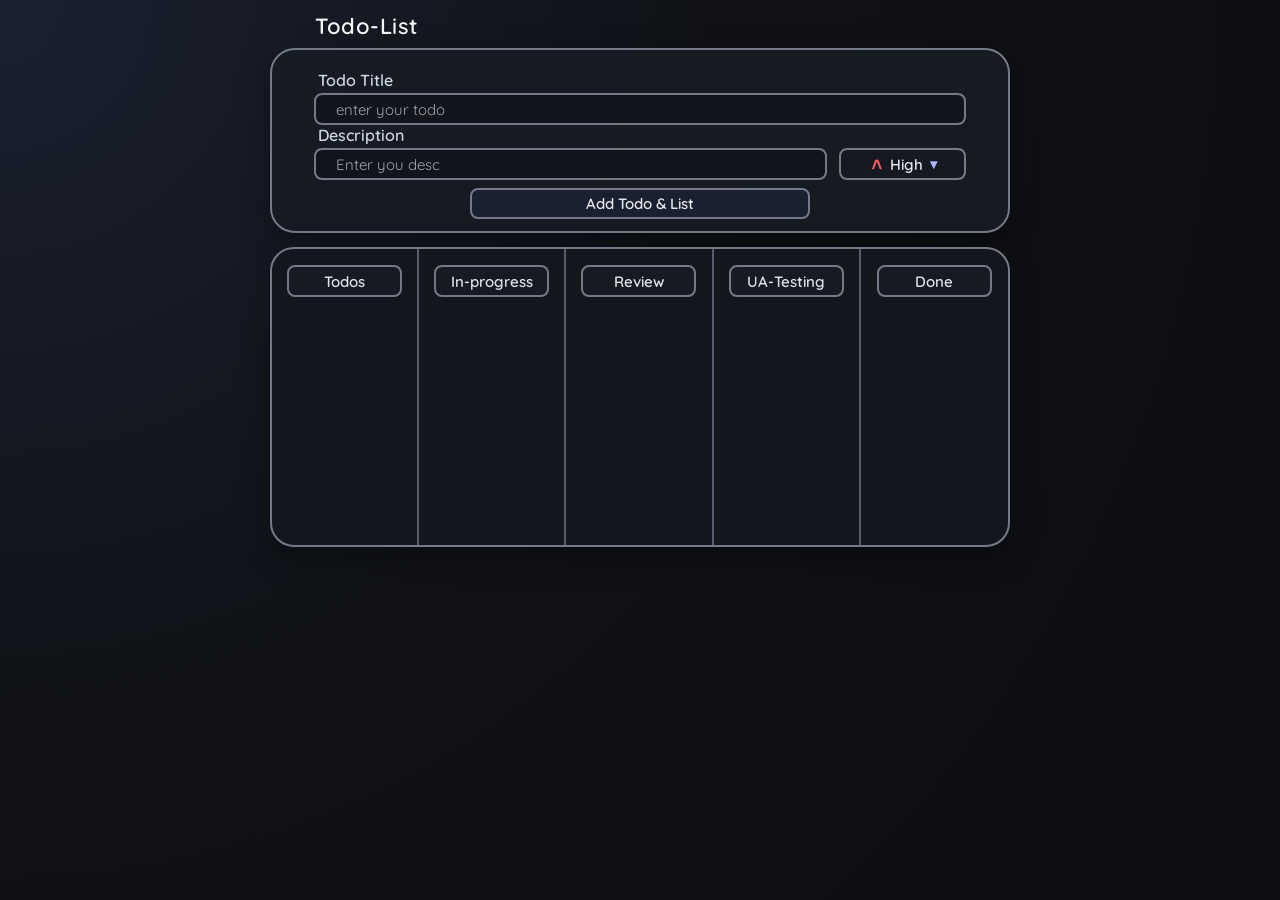
<file: DragAndDropTodo/index.html>
<!DOCTYPE html>
<html lang="en">

<head>

    <meta charset="UTF-8">

    <meta
        name="viewport"
        content="width=device-width, initial-scale=1.0"
    >

    <title>Todo List</title>

    <link
        rel="stylesheet"
        href="style.css"
    >

</head>


<body>

    <div class="app">

        <h1>Todo-List</h1>


        <!-- ================= INPUT SECTION ================= -->

        <div class="input-section">

            <label for="todoTitle">
                Todo Title
            </label>


            <input
                type="text"
                id="todoTitle"
                placeholder="enter your todo"
            >


            <div class="description-row">

                <div class="description-box">

                    <label for="todoDescription">
                        Description
                    </label>


                    <input
                        type="text"
                        id="todoDescription"
                        placeholder="Enter you desc"
                    >

                </div>


                <!-- TOP PRIORITY DROPDOWN -->

                <div class="priority-wrapper">

                    <button
                        type="button"
                        id="priorityButton"
                        class="priority-button"
                    >

                        <span
                            id="priorityIcon"
                            class="priority-symbol high"
                        >
                            >
                        </span>


                        <span id="priorityText">
                            High
                        </span>


                        <span class="dropdown-arrow">
                            ▾
                        </span>

                    </button>


                    <div
                        id="priorityMenu"
                        class="priority-menu"
                    >

                        <div
                            class="priority-option high-option"
                            data-priority="high"
                        >

                            <span
                                class="priority-symbol high"
                            >
                                >
                            </span>


                            <span>
                                High
                            </span>

                        </div>


                        <div
                            class="priority-option medium-option"
                            data-priority="medium"
                        >

                            <span
                                class="priority-symbol medium"
                            >
                                >
                            </span>


                            <span>
                                Medium
                            </span>

                        </div>


                        <div
                            class="priority-option low-option"
                            data-priority="low"
                        >

                            <span
                                class="priority-symbol low"
                            >
                                >
                            </span>


                            <span>
                                Low
                            </span>

                        </div>

                    </div>

                </div>

            </div>


            <!-- ADD BUTTON -->

            <button
                id="addTodoButton"
                class="add-button"
            >
                Add Todo & List
            </button>

        </div>


        <!-- ================= BOARD ================= -->

        <div class="board">


            <!-- TODOS -->

            <div class="column todos-column">

                <div class="column-header">
                    Todos
                </div>


                <div
                    class="task-container"
                    id="todos"
                    data-status="todos"
                ></div>

            </div>


            <!-- IN PROGRESS -->

            <div class="column">

                <div class="column-header">
                    In-progress
                </div>


                <div
                    class="task-container"
                    id="in-progress"
                    data-status="in-progress"
                ></div>

            </div>


            <!-- REVIEW -->

            <div class="column">

                <div class="column-header">
                    Review
                </div>


                <div
                    class="task-container"
                    id="review"
                    data-status="review"
                ></div>

            </div>


            <!-- TESTING -->

            <div class="column">

                <div class="column-header">
                    UA-Testing
                </div>


                <div
                    class="task-container"
                    id="testing"
                    data-status="testing"
                ></div>

            </div>


            <!-- DONE -->

            <div class="column done-column">

                <div class="column-header">
                    Done
                </div>


                <div
                    class="task-container"
                    id="done"
                    data-status="done"
                ></div>

            </div>

        </div>

    </div>


    <script src="script.js"></script>

</body>

</html>
</file>
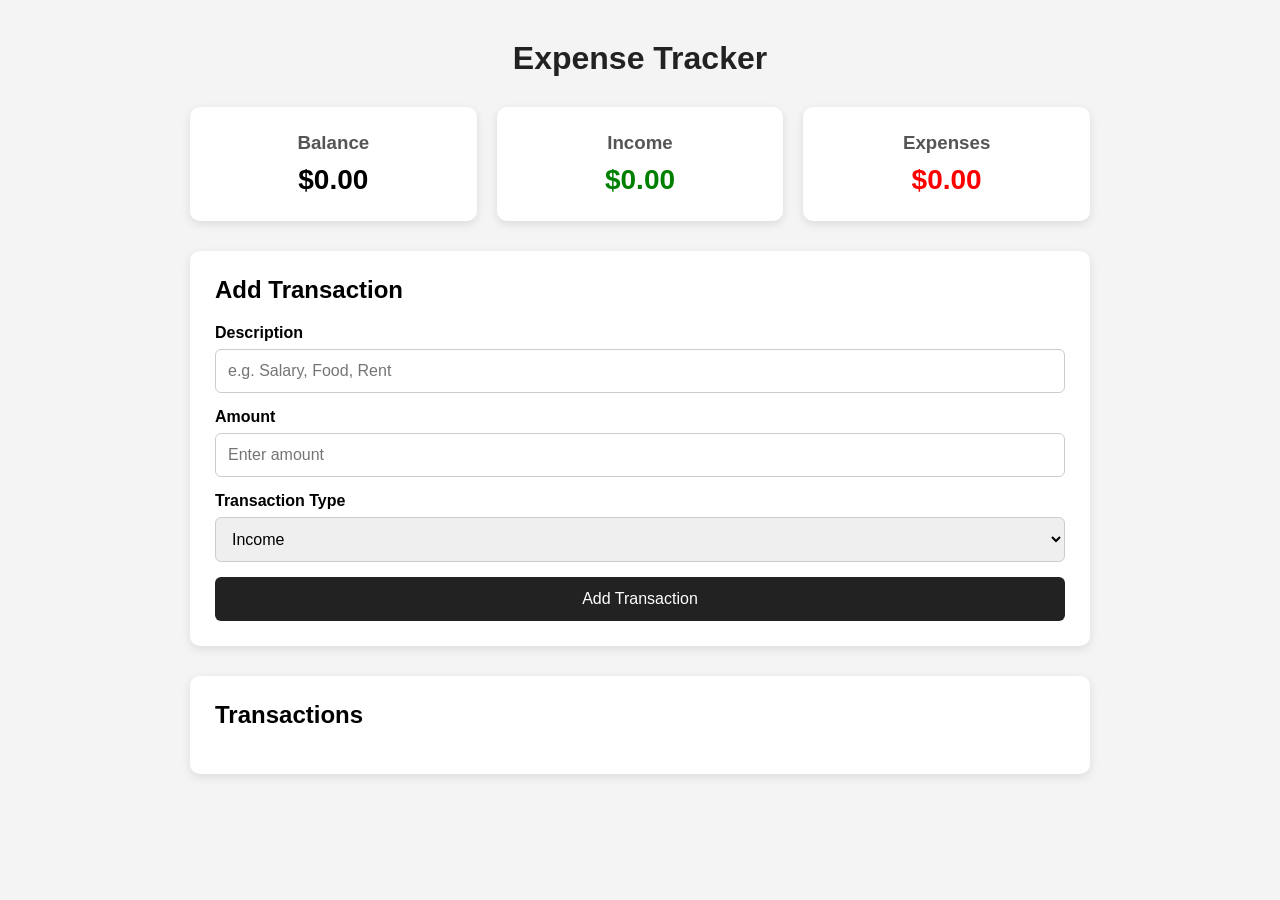
<file: Expense-Tracker/ExpenseTracker.html>
<!DOCTYPE html>
<html lang="en">
<head>
    <meta charset="UTF-8">
    <meta name="viewport" content="width=device-width, initial-scale=1.0">

    <title>Expense Tracker</title>

    <link rel="stylesheet" href="./ExpenseTracker.css">
</head>

<body>

    <div class="container">

        <h1>Expense Tracker</h1>

        <!-- =========================
             SUMMARY
        ========================== -->

        <div class="summary">

            <div class="summary-card">
                <h3>Balance</h3>
                <p id="balance">$0.00</p>
            </div>

            <div class="summary-card income">
                <h3>Income</h3>
                <p id="income">$0.00</p>
            </div>

            <div class="summary-card expense">
                <h3>Expenses</h3>
                <p id="expenses">$0.00</p>
            </div>

        </div>


        <!-- =========================
             ADD TRANSACTION FORM
        ========================== -->

        <div class="form-container">

            <h2>Add Transaction</h2>

            <form id="transactionForm">

                <div class="form-group">

                    <label for="description">
                        Description
                    </label>

                    <input
                        type="text"
                        id="description"
                        placeholder="e.g. Salary, Food, Rent"
                    >

                </div>


                <div class="form-group">

                    <label for="amount">
                        Amount
                    </label>

                    <input
                        type="number"
                        id="amount"
                        placeholder="Enter amount"
                        step="0.01"
                    >

                </div>


                <div class="form-group">

                    <label for="type">
                        Transaction Type
                    </label>

                    <select id="type">

                        <option value="income">
                            Income
                        </option>

                        <option value="expense">
                            Expense
                        </option>

                    </select>

                </div>


                <button type="submit">
                    Add Transaction
                </button>

            </form>

        </div>


        <!-- =========================
             TRANSACTION LIST
        ========================== -->

        <div class="transactions">

            <h2>Transactions</h2>

            <div id="transactionList">

                <!-- JavaScript will add transactions here -->

            </div>

        </div>

    </div>

    <script src="./practiceexpense.js"></script>

</body>
</html>
</file>
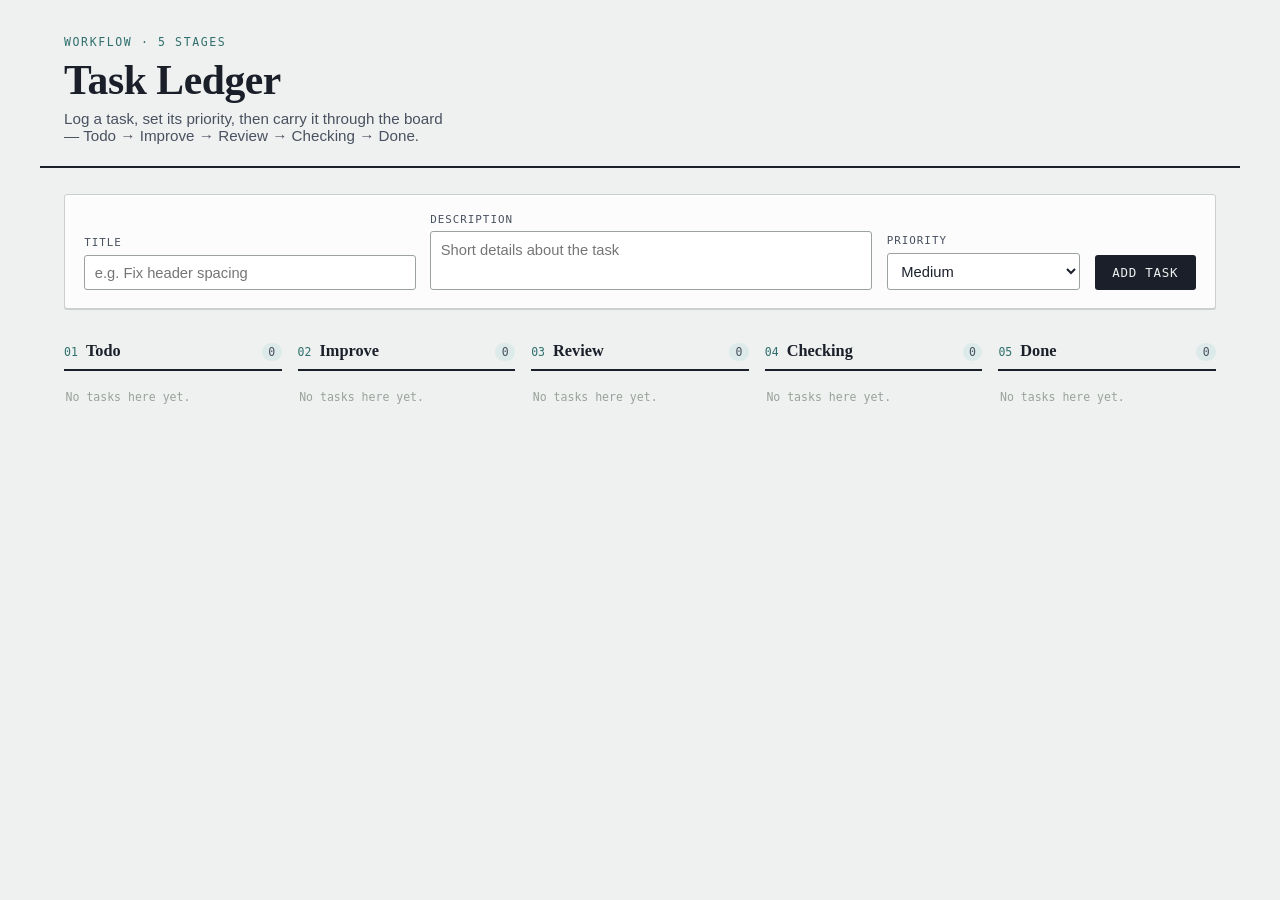
<file: LedgerTask/task-ledger.html>
<!DOCTYPE html>
<html lang="en">
<head>
<meta charset="UTF-8">
<meta name="viewport" content="width=device-width, initial-scale=1.0">
<title>Task Ledger</title>
<link rel="stylesheet" href="./style.css">
</head>
<body>

<header class="masthead">
  <span class="eyebrow">Workflow · 5 stages</span>
  <h1>Task Ledger</h1>
  <p>Log a task, set its priority, then carry it through the board — Todo → Improve → Review → Checking → Done.</p>
</header>

<section class="composer">
  <form id="task-form">
    <div class="field">
      <label for="title">Title</label>
      <input type="text" id="title" placeholder="e.g. Fix header spacing" maxlength="80">
    </div>
    <div class="field">
      <label for="desc">Description</label>
      <textarea id="desc" placeholder="Short details about the task" maxlength="240"></textarea>
    </div>
    <div class="field">
      <label for="priority">Priority</label>
      <select id="priority">
        <option value="high">High</option>
        <option value="medium" selected>Medium</option>
        <option value="low">Low</option>
      </select>
    </div>
    <button type="submit">Add task</button>
    <span class="hint" id="hint">Title can't be empty.</span>
  </form>
</section>

<main class="board" id="board"></main>

<script src="./script.js" ></script>

</body>
</html>
</file>
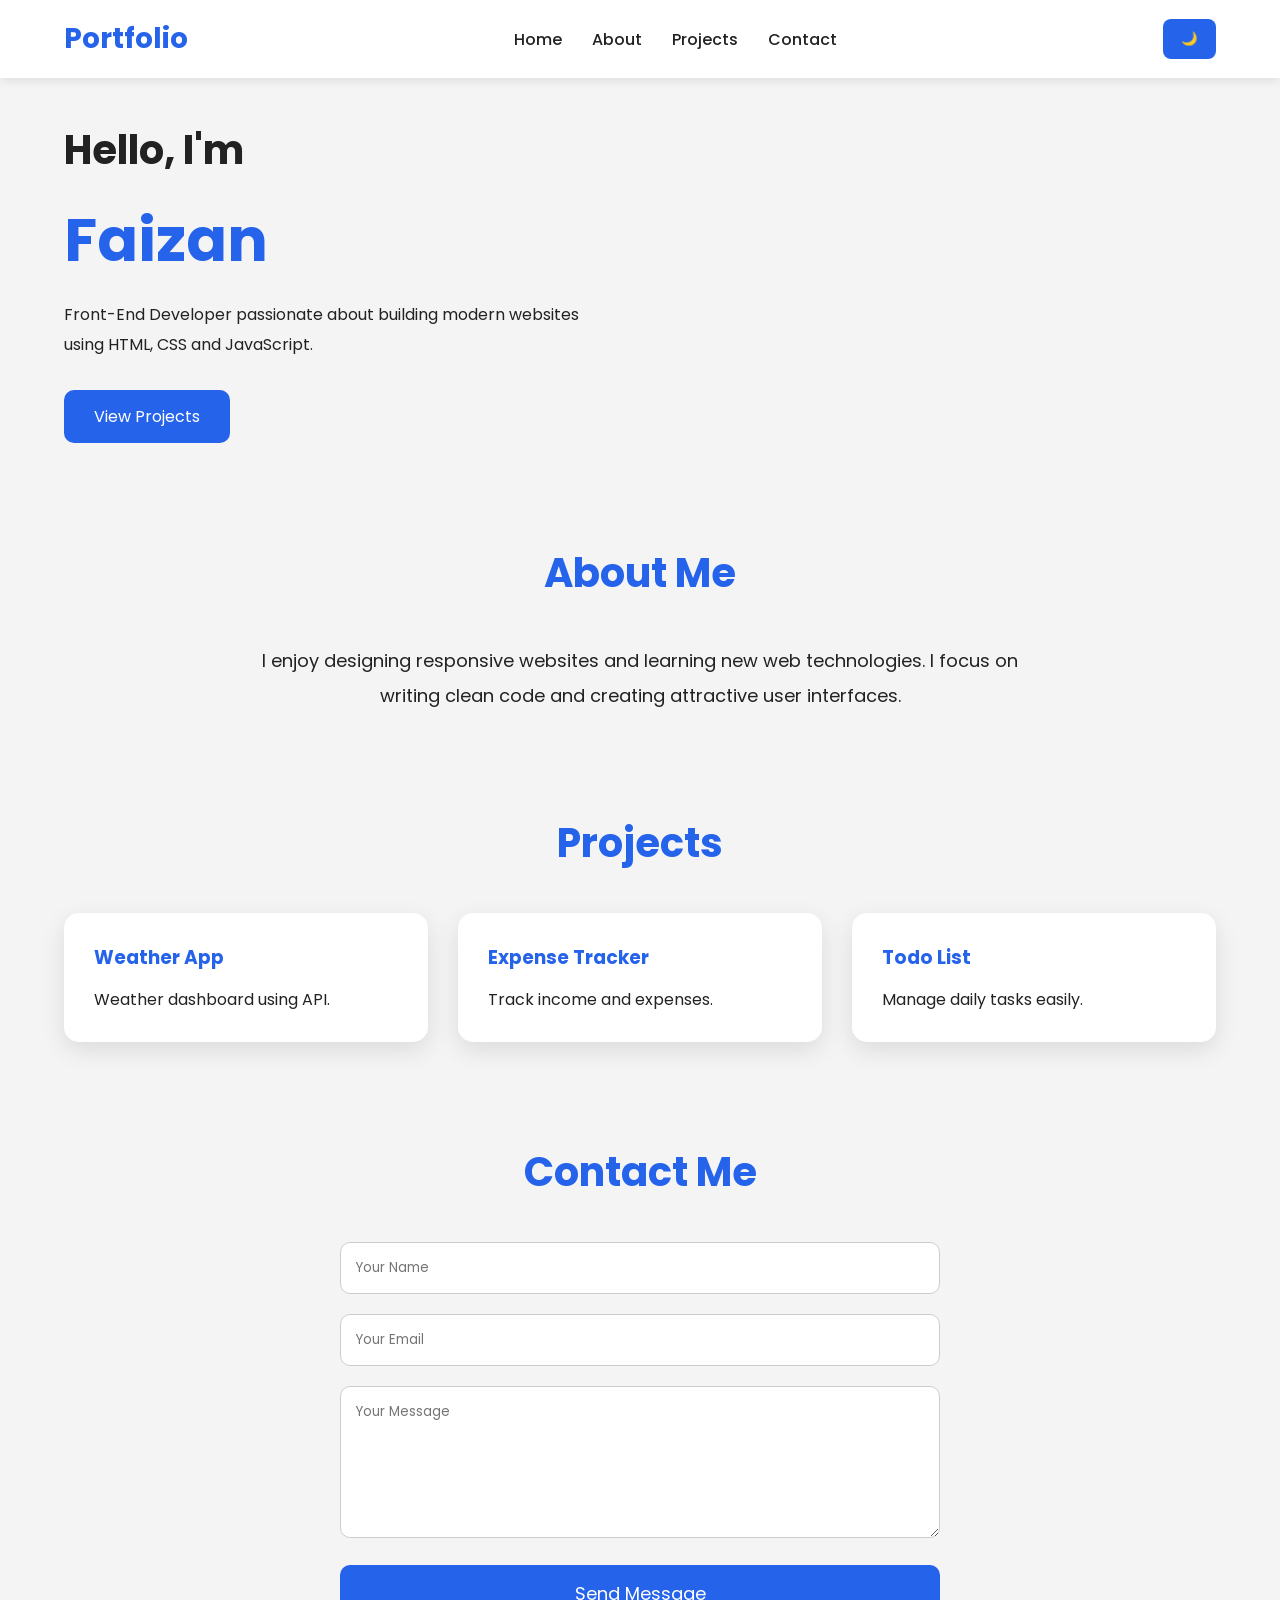
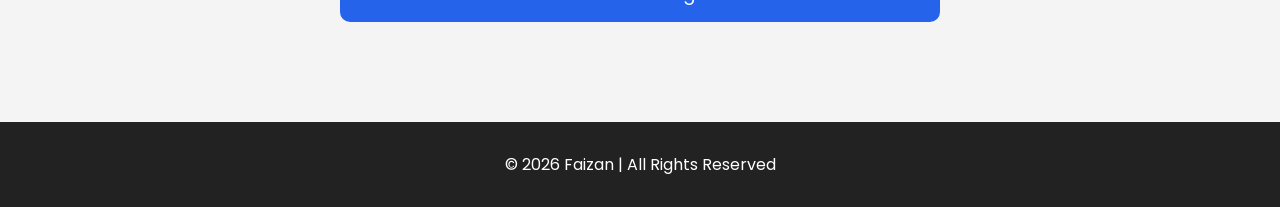
<file: Portfolio-Task/portfolio.html>
<!DOCTYPE html>
<html lang="en">
<head>
    <meta charset="UTF-8">
    <meta name="viewport" content="width=device-width, initial-scale=1.0">
    <title>Personal Portfolio</title>

    <link rel="stylesheet" href="./portfolio.css">

    <link rel="preconnect" href="https://fonts.googleapis.com">
    <link rel="preconnect" href="https://fonts.gstatic.com" crossorigin>

    <link href="https://fonts.googleapis.com/css2?family=Poppins:wght@300;400;500;600;700&display=swap" rel="stylesheet">
</head>

<body>

<header>

    <nav>

        <div class="logo">
            Portfolio
        </div>

        <ul class="nav-links">

            <li><a href="#home">Home</a></li>

            <li><a href="#about">About</a></li>

            <li><a href="#projects">Projects</a></li>

            <li><a href="#contact">Contact</a></li>

        </ul>

        <button id="themeBtn">
            🌙
        </button>

    </nav>

</header>

<!-- Home -->

<section id="home" class="home">

    <div class="home-text">

        <h1>Hello, I'm</h1>

        <h2>Faizan</h2>

        <p>
            Front-End Developer passionate about building modern websites using HTML, CSS and JavaScript.
        </p>

        <a href="#projects" class="btn">
            View Projects
        </a>

    </div>

    <div class="home-image">

        <!-- <img src="https://via.placeholder.com/350" alt="Profile"> -->

    </div>

</section>

<!-- About -->

<section id="about">

    <h2 class="section-title">
        About Me
    </h2>

    <p class="about-text">

        I enjoy designing responsive websites and learning new web technologies.
        I focus on writing clean code and creating attractive user interfaces.

    </p>

</section>

<!-- Projects -->

<section id="projects">

    <h2 class="section-title">
        Projects
    </h2>

    <div class="project-container">

        <div class="card">

            <h3>Weather App</h3>

            <p>Weather dashboard using API.</p>

        </div>

        <div class="card">

            <h3>Expense Tracker</h3>

            <p>Track income and expenses.</p>

        </div>

        <div class="card">

            <h3>Todo List</h3>

            <p>Manage daily tasks easily.</p>

        </div>

    </div>

</section>

<!-- Contact -->

<section id="contact">

    <h2 class="section-title">
        Contact Me
    </h2>

    <form id="contactForm">

        <input
            type="text"
            id="name"
            placeholder="Your Name"
        >

        <input
            type="email"
            id="email"
            placeholder="Your Email"
        >

        <textarea
            id="message"
            placeholder="Your Message"
            rows="6"
        ></textarea>

        <button type="button" id="submitBtn">
            Send Message
        </button>

    </form>

</section>

<footer>

    <p>
        © 2026 Faizan | All Rights Reserved
    </p>

</footer>



</body>
<script src="./portfolio.js"></script>
</html>
</file>
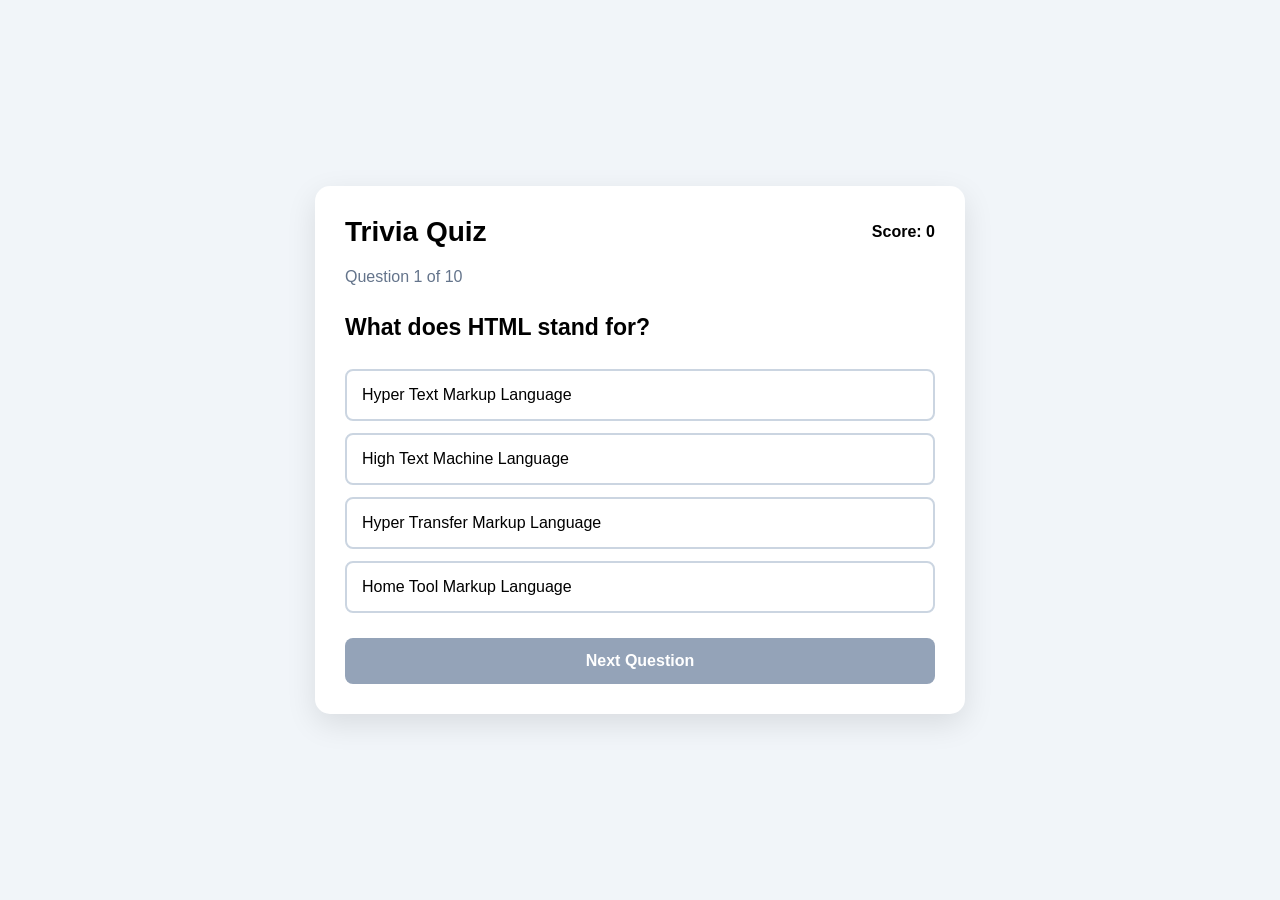
<file: Quiz-Task/Quiz.html>
<!DOCTYPE html>
<html lang="en">
<head>
    <meta charset="UTF-8">
    <meta name="viewport" content="width=device-width, initial-scale=1.0">

    <title>Quiz Game</title>

    <link rel="stylesheet" href="./Quiz.css">
</head>

<body>

    <div class="quiz-container">

        <!-- QUIZ SCREEN -->
        <div id="quiz-screen">

            <div class="quiz-header">
                <h1>Trivia Quiz</h1>

                <div class="score">
                    Score: <span id="score">0</span>
                </div>
            </div>

            <div class="progress">
                Question <span id="question-number">1</span>
                of <span id="total-questions">10</span>
            </div>

            <div class="question-box">
                <h2 id="question">Question goes here</h2>
            </div>

            <div id="answers" class="answers">
                <!-- Answers will be created by JavaScript -->
            </div>

            <button id="next-btn" class="next-btn" disabled>
                Next Question
            </button>

        </div>


        <!-- RESULT SCREEN -->
        <div id="result-screen" class="hidden">

            <h1>Quiz Finished!</h1>

            <p>Your final score is:</p>

            <div class="final-score">
                <span id="final-score">0</span> / 10
            </div>

            <p id="result-message"></p>

            <button id="restart-btn">
                Restart Quiz
            </button>

        </div>

    </div>

    <script src="./Quiz.js"></script>

</body>
</html>
</file>
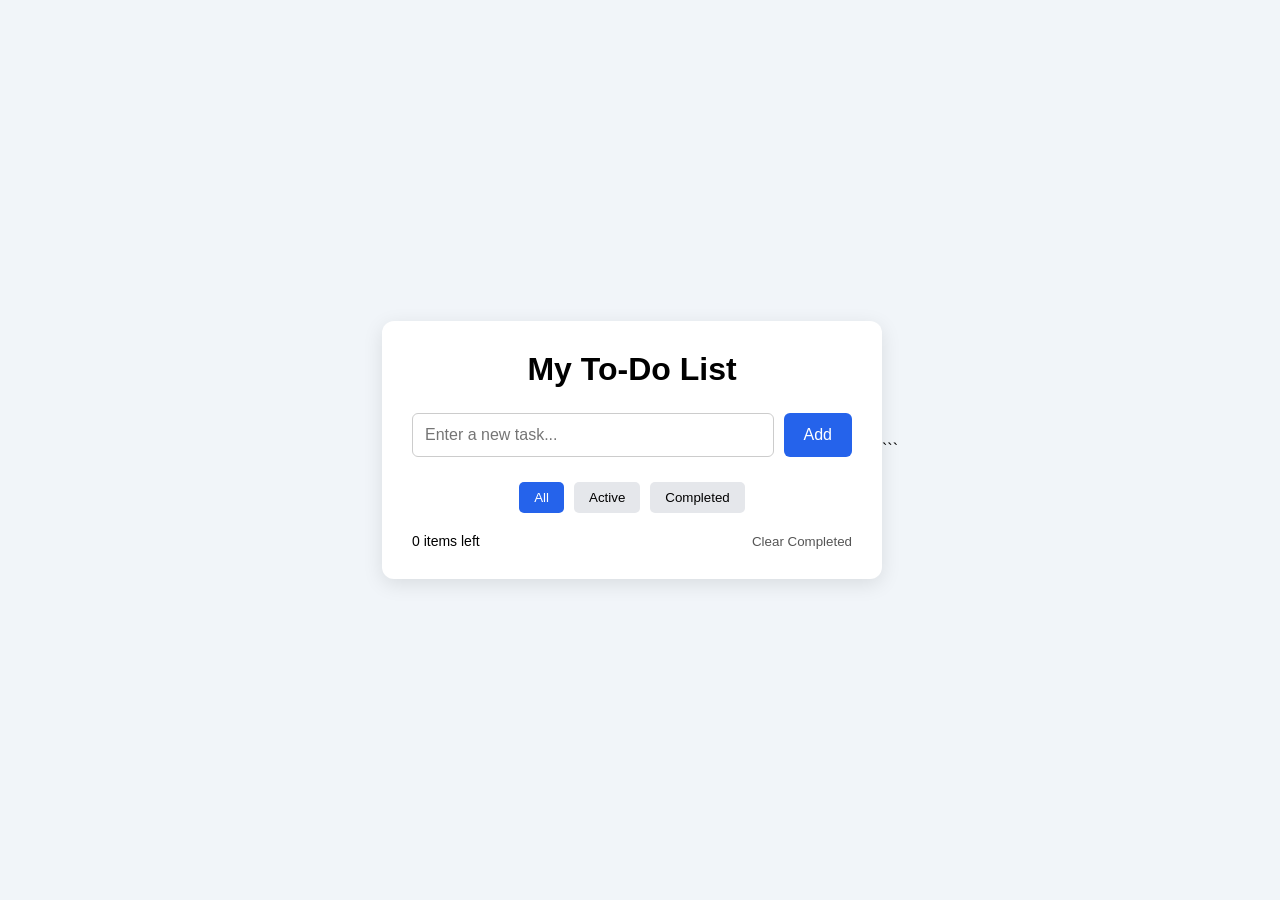
<file: Todo-Task/todo.html>
<!DOCTYPE html>
<html lang="en">
<head>
    <meta charset="UTF-8">
    <meta name="viewport" content="width=device-width, initial-scale=1.0">

    <title>To-Do List</title>

    <link rel="stylesheet" href="./todo.css">
</head>

<body>

    <div class="todo-container">

        <!-- App heading -->
        <h1>My To-Do List</h1>


        <!-- Add task section -->
        <div class="task-input">

            <input 
                type="text" 
                id="taskInput" 
                placeholder="Enter a new task..."
            >

            <button id="addTaskBtn">
                Add
            </button>

        </div>


        <!-- Filter buttons -->
        <div class="filters">

            <button id="allBtn" class="filter active">
                All
            </button>

            <button id="activeBtn" class="filter">
                Active
            </button>

            <button id="completedBtn" class="filter">
                Completed
            </button>

        </div>


        <!-- Task list -->
        <ul id="taskList">

            <!-- JavaScript will create tasks here -->

        </ul>


        <!-- Bottom section -->
        <div class="todo-footer">

            <span id="taskCounter">
                0 items left
            </span>

            <button id="clearCompleted">
                Clear Completed
            </button>

        </div>

    </div>


    <script src="./todo.js"></script>

</body>
</html>
```
</file>
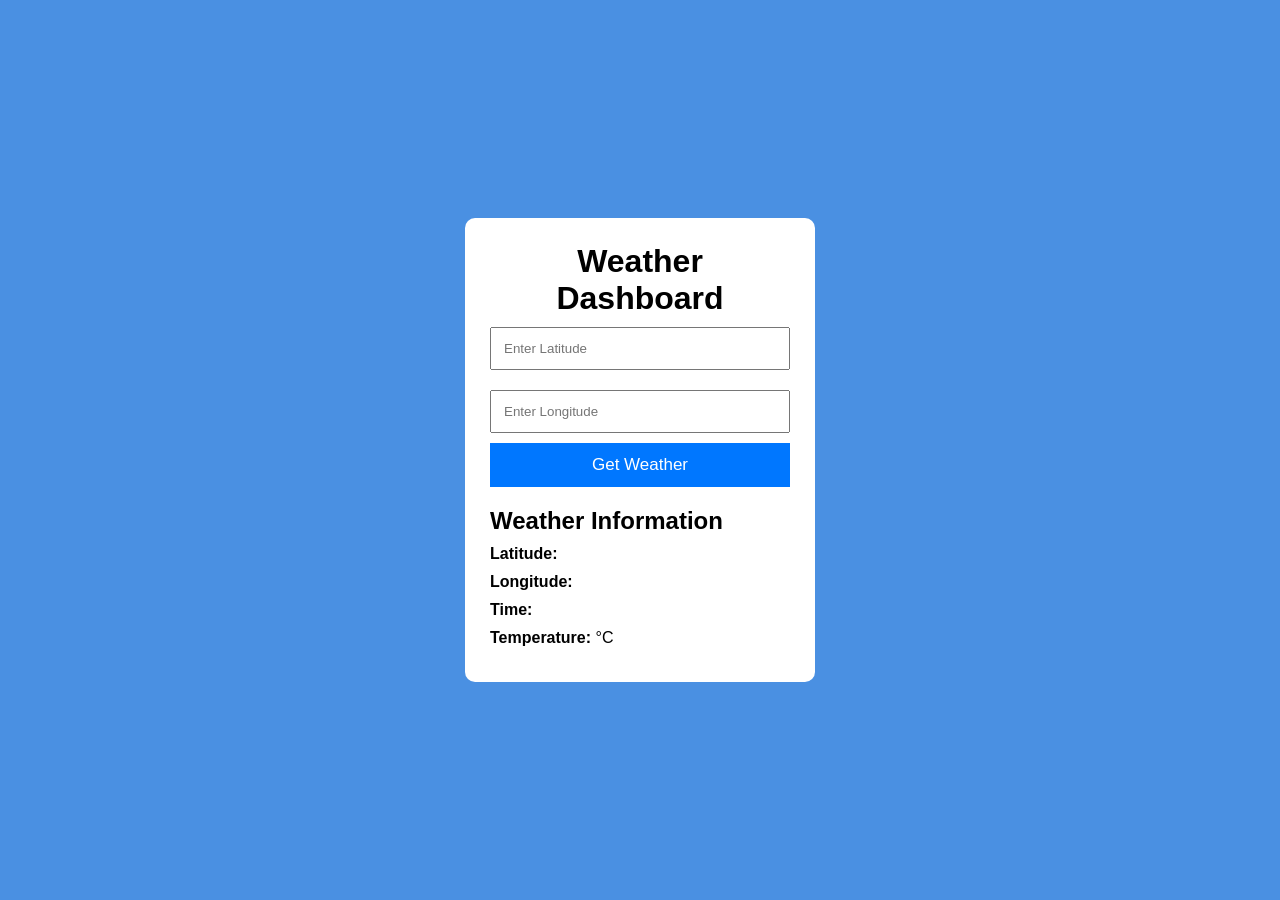
<file: Weather-Task/weather.html>
<!DOCTYPE html>
<html lang="en">
<head>
    <meta charset="UTF-8">
    <meta name="viewport" content="width=device-width, initial-scale=1.0">
    <title>Weather Dashboard</title>
    <link rel="stylesheet" href="./weather.css">
</head>
<body>

<div class="container">

    <h1>Weather Dashboard</h1>

    <input type="number" id="latitude" placeholder="Enter Latitude">

    <input type="number" id="longitude" placeholder="Enter Longitude">

    <button id="searchBtn">Get Weather</button>

    <p id="loading"></p>

    <div class="weather">

        <h2>Weather Information</h2>

        <p><strong>Latitude:</strong> <span id="lat"></span></p>

        <p><strong>Longitude:</strong> <span id="lon"></span></p>

        <p><strong>Time:</strong> <span id="time"></span></p>

        <p><strong>Temperature:</strong> <span id="temp"></span> °C</p>

    </div>

</div>

<script src="./weather.js"></script>

</body>
</html>
</file>
<file: DragAndDropTodo/style.css>
@import url('https://fonts.googleapis.com/css2?family=Quicksand:wght@400;500;600;700&display=swap');


/* =========================
   GLOBAL
========================= */

* {
    box-sizing: border-box;
    margin: 0;
    padding: 0;
}


body {
    min-height: 100vh;

    background:
        radial-gradient(
            circle at top left,
            #1b2030 0%,
            #101217 45%,
            #0b0d11 100%
        );

    color: #e5e7eb;

    font-family: "Quicksand", sans-serif;

    padding: 12px 42px;
}


.app {
    width: 100%;
    max-width: 740px;

    margin: auto;
}


/* =========================
   TITLE
========================= */

h1 {
    font-size: 22px;
    font-weight: 600;

    color: #f3f4f6;

    margin-left: 45px;
    margin-bottom: 8px;

    letter-spacing: 0.5px;
}


/* =========================
   INPUT SECTION
========================= */

.input-section {
    background: rgba(24, 27, 35, 0.9);

    border: 2px solid #737987;

    border-radius: 25px;

    padding: 20px 42px 16px;

    height: 185px;

    box-shadow:
        0 8px 30px rgba(0, 0, 0, 0.35);
}


label {
    display: block;

    font-size: 16px;
    font-weight: 600;

    color: #cbd5e1;

    margin-left: 4px;
    margin-bottom: 3px;
}


input {
    width: 100%;
    height: 32px;

    background: #11141a;

    border: 2px solid #737987;

    border-radius: 8px;

    color: #f3f4f6;

    padding: 0 20px;

    font-family: inherit;
    font-size: 15px;

    outline: none;

    transition: 0.2s;
}


input::placeholder {
    color: #9ca3af;
}


input:focus {
    border-color: #8b9cff;

    box-shadow:
        0 0 0 2px rgba(139, 156, 255, 0.12);
}


/* =========================
   DESCRIPTION + PRIORITY
========================= */

.description-row {
    display: flex;

    gap: 12px;

    align-items: flex-end;
}


.description-box {
    flex: 1;
}


.priority-wrapper {
    position: relative;

    width: 127px;
}


/* =========================
   TOP PRIORITY BUTTON
========================= */

.priority-button {
    width: 100%;
    height: 32px;

    background: #161922;

    border: 2px solid #737987;

    border-radius: 8px;

    color: #e5e7eb;

    font-family: inherit;

    font-size: 15px;
    font-weight: 600;

    cursor: pointer;

    display: flex;

    align-items: center;
    justify-content: center;

    gap: 7px;

    transition: 0.2s;
}


.priority-button:hover {
    background: #202431;

    border-color: #9aa5ff;
}


.dropdown-arrow {
    font-size: 14px;

    color: #aeb7ff;
}


/* =========================
   PRIORITY ICON
========================= */

.priority-symbol {
    display: inline-block;

    font-family: Arial, sans-serif;

    font-weight: 900;

    font-size: 19px;

    line-height: 1;

    width: 14px;

    text-align: center;

    transform-origin: center;
}


.priority-symbol.high {
    transform: rotate(-90deg);

    color: #ff5c5c;
}


.priority-symbol.medium {
    transform: rotate(0deg);

    color: #f5c451;
}


.priority-symbol.low {
    transform: rotate(90deg);

    color: #55d68a;
}


/* =========================
   TOP PRIORITY MENU
========================= */

.priority-menu {
    display: none;

    position: absolute;

    width: 100%;

    top: 39px;
    left: 0;

    background: #171a22;

    border: 2px solid #737987;

    border-radius: 9px;

    z-index: 50;

    overflow: hidden;

    box-shadow:
        0 8px 20px rgba(0, 0, 0, 0.5);
}


.priority-menu.show {
    display: block;
}


.priority-option {
    height: 34px;

    padding: 0 12px;

    display: flex;

    align-items: center;

    gap: 9px;

    font-size: 14px;
    font-weight: 600;

    cursor: pointer;

    transition: 0.15s;
}


.priority-option:hover {
    background: #252a38;
}


.high-option {
    color: #ff8585;
}


.medium-option {
    color: #f7d77c;
}


.low-option {
    color: #75e6a2;
}


/* =========================
   ADD BUTTON
========================= */

.add-button {
    display: block;

    width: 340px;
    height: 31px;

    margin: 8px auto 0;

    background: #1b2030;

    border: 2px solid #737987;

    border-radius: 8px;

    color: #e5e7eb;

    font-family: inherit;

    font-size: 15px;
    font-weight: 600;

    cursor: pointer;

    transition: 0.2s;
}


.add-button:hover {
    background: #303750;

    border-color: #9aa5ff;

    transform: translateY(-1px);
}


/* =========================
   BOARD
========================= */

.board {
    width: 100%;

    height: 300px;

    margin-top: 14px;

    background: rgba(20, 23, 30, 0.95);

    border: 2px solid #737987;

    border-radius: 24px;

    display: grid;

    /*
        All five columns have
        equal width.
    */

    grid-template-columns:
        repeat(5, 1fr);

    overflow: hidden;

    box-shadow:
        0 10px 30px rgba(0, 0, 0, 0.35);
}


/* =========================
   COLUMNS
========================= */

.column {
    min-width: 0;
    min-height: 0;

    border-right: 2px solid #555b68;

    padding: 16px 10px 8px;

    display: flex;

    flex-direction: column;
}


.column:last-child {
    border-right: none;
}


/* =========================
   COLUMN HEADERS
========================= */

.column-header {
    display: flex;

    align-items: center;
    justify-content: center;

    width: fit-content;

    min-width: 115px;

    height: 32px;

    flex-shrink: 0;

    padding: 0 14px;

    margin: 0 auto 10px;

    background: #171a22;

    border: 2px solid #737987;

    border-radius: 8px;

    color: #dce1ea;

    font-size: 15px;

    font-weight: 600;

    position: relative;

    z-index: 10;
}


.column-header:hover {
    border-color: #8b9cff;
}


/* =========================
   TASK CONTAINER
========================= */

/*
    EVERY COLUMN CAN SCROLL
    INDEPENDENTLY.
*/

.task-container {
    position: relative;

    min-height: 0;

    flex: 1;

    overflow-y: auto;

    overflow-x: hidden;

    padding-right: 3px;

    /*
        Hide scrollbar in Firefox.
    */

    scrollbar-width: none;
}


/*
    Hide scrollbar in Chrome,
    Edge and Safari.
*/

.task-container::-webkit-scrollbar {
    display: none;
}


/* =========================
   TASK CARD
========================= */

.task-card {
    position: relative;

    width: 100%;

    min-height: 92px;

    /*
        Extra space between cards
        for priority dropdown.
    */

    margin-bottom: 18px;

    padding: 10px 42px 10px 10px;

    background:
        linear-gradient(
            145deg,
            #1b1f2a,
            #151820
        );

    border: 2px solid #687086;

    border-radius: 18px;

    cursor: grab;

    user-select: none;

    box-shadow:
        0 4px 12px rgba(0, 0, 0, 0.25);

    transition:
        border-color 0.2s,
        transform 0.2s,
        opacity 0.2s;

    /*
        Normal cards stay
        above the container background.
    */

    z-index: 1;
}


/*
    IMPORTANT:

    When a priority menu is open,
    the entire card comes above
    the other cards.
*/

.task-card.menu-open {
    z-index: 1000;
}


.task-card:hover {
    border-color: #929dff;

    transform: translateY(-1px);
}


.task-card:active {
    cursor: grabbing;
}


/* =========================
   TASK TITLE
========================= */

.task-title {
    font-size: 16px;

    font-weight: 700;

    color: #f1f5f9;

    white-space: nowrap;

    overflow: hidden;

    text-overflow: ellipsis;

    margin-bottom: 3px;
}


/* =========================
   TASK DESCRIPTION
========================= */

.task-description {
    font-size: 13px;

    color: #aeb6c6;

    overflow: hidden;

    word-break: break-word;
}


/* =========================
   CARD PRIORITY SELECTOR
========================= */

.card-priority-wrapper {
    position: absolute;

    right: 8px;

    top: 8px;
}


.card-priority-button {
    width: 25px;

    height: 25px;

    background: #11141a;

    border: 1px solid #596174;

    border-radius: 6px;

    display: flex;

    align-items: center;

    justify-content: center;

    cursor: pointer;

    transition: 0.2s;
}


.card-priority-button:hover {
    border-color: #a0aaff;

    background: #242938;
}


/* =========================
   CARD PRIORITY MENU
========================= */

.card-priority-menu {
    display: none;

    position: absolute;

    right: 0;

    top: 29px;

    width: 95px;

    background: #181c25;

    border: 1px solid #687086;

    border-radius: 7px;

    overflow: hidden;

    z-index: 1000;

    box-shadow:
        0 7px 18px rgba(0, 0, 0, 0.5);
}


.card-priority-menu.show {
    display: block;
}


/*
    If there is not enough space
    below the button, JavaScript
    adds the open-up class.
*/

.card-priority-menu.open-up {
    top: auto;

    bottom: 29px;
}


.card-priority-option {
    height: 28px;

    display: flex;

    align-items: center;

    gap: 7px;

    padding: 0 8px;

    font-size: 12px;

    cursor: pointer;
}


.card-priority-option:hover {
    background: #292f40;
}


/* =========================
   DELETE BUTTON
========================= */

.delete-button {
    display: none;

    position: absolute;

    left: 8px;

    bottom: 7px;

    width: 24px;

    height: 24px;

    background: #2a171a;

    border: 1px solid #87454d;

    border-radius: 6px;

    color: #ff8585;

    font-size: 13px;

    font-weight: 700;

    cursor: pointer;

    align-items: center;

    justify-content: center;

    transition: 0.2s;
}


/*
    Delete button only appears
    when card reaches Done.
*/

.task-card.done .delete-button {
    display: flex;
}


.delete-button:hover {
    background: #552126;

    border-color: #ff6b6b;

    color: #ffffff;
}


/* =========================
   DRAGGING
========================= */

.task-card.dragging {
    opacity: 0.4;

    transform: rotate(2deg);

    z-index: 500;
}


.task-container.drag-over {
    background:
        rgba(
            139,
            156,
            255,
            0.06
        );

    border-radius: 10px;
}


/* =========================
   DONE
========================= */

.task-card.done {
    border-color: #4d8f6b;

    background:
        linear-gradient(
            145deg,
            #18251e,
            #141b17
        );
}


.task-card.done .task-title,
.task-card.done .task-description {
    text-decoration: line-through;

    text-decoration-thickness: 2px;

    color: #7f8a84;
}


/* =========================
   RESPONSIVE
========================= */

@media (max-width: 750px) {

    body {
        padding: 10px;
    }


    .app {
        width: 100%;

        max-width: 100%;
    }


    /* =========================
       TITLE
    ========================= */

    h1 {
        margin-left: 15px;

        font-size: 21px;
    }


    /* =========================
       INPUT SECTION
    ========================= */

    .input-section {
        width: 100%;

        height: auto;

        min-height: 205px;

        padding: 18px 18px 16px;

        border-radius: 20px;
    }


    /* =========================
       DESCRIPTION + PRIORITY
    ========================= */

    .description-row {
        width: 100%;

        gap: 8px;
    }


    .description-box {
        min-width: 0;
    }


    .priority-wrapper {
        width: 110px;

        flex-shrink: 0;
    }


    /* =========================
       ADD BUTTON
    ========================= */

    .add-button {
        width: 70%;

        max-width: 340px;

        min-width: 220px;

        margin-top: 10px;
    }


    /* =========================
       BOARD
    ========================= */

    .board {
        width: 100%;

        height: 330px;

        margin-top: 12px;

        /*
            Keep five columns usable
            on smaller screens.
        */

        grid-template-columns:
            repeat(5, 165px);

        /*
            Allow horizontal scrolling
            for the board itself.
        */

        overflow-x: auto;

        overflow-y: hidden;

        border-radius: 20px;
    }


    /* =========================
       COLUMNS
    ========================= */

    .column {
        width: auto;

        min-width: 0;

        min-height: 0;

        padding: 14px 9px 8px;
    }


    /* =========================
       COLUMN HEADERS
    ========================= */

    .column-header {
        min-width: 105px;

        height: 31px;

        padding: 0 10px;

        margin-bottom: 9px;

        font-size: 14px;

        white-space: nowrap;
    }


    /* =========================
       TASK CONTAINER
    ========================= */

    /*
        Every column still scrolls
        independently on mobile.
    */

    .task-container {
        min-height: 0;

        flex: 1;

        overflow-y: auto;

        overflow-x: hidden;

        scrollbar-width: none;
    }


    .task-container::-webkit-scrollbar {
        display: none;
    }


    /* =========================
       TASK CARD
    ========================= */

    .task-card {
        width: 100%;

        min-height: 88px;

        padding:
            9px 38px 9px 9px;

        margin-bottom: 18px;

        border-radius: 16px;
    }


    .task-title {
        font-size: 14px;
    }


    .task-description {
        font-size: 12px;
    }


    /* =========================
       CARD PRIORITY
    ========================= */

    .card-priority-button {
        width: 24px;

        height: 24px;
    }


    .card-priority-menu {
        width: 90px;
    }


    /* =========================
       DELETE BUTTON
    ========================= */

    .delete-button {
        width: 23px;

        height: 23px;

        left: 7px;

        bottom: 6px;
    }

}


/* ==========================================
   SMALL PHONES
========================================== */

@media (max-width: 480px) {

    body {
        padding: 8px;
    }


    h1 {
        margin-left: 10px;

        font-size: 20px;
    }


    /* =========================
       INPUT
    ========================= */

    .input-section {
        padding: 16px 14px;

        min-height: 215px;

        border-radius: 18px;
    }


    label {
        font-size: 14px;
    }


    input {
        height: 34px;

        padding: 0 12px;

        font-size: 13px;
    }


    /* =========================
       DESCRIPTION
    ========================= */

    .description-row {
        gap: 6px;
    }


    .priority-wrapper {
        width: 100px;
    }


    .priority-button {
        height: 34px;

        font-size: 13px;

        gap: 4px;
    }


    .priority-symbol {
        font-size: 17px;
    }


    /* =========================
       ADD BUTTON
    ========================= */

    .add-button {
        width: 85%;

        min-width: 0;

        height: 34px;

        font-size: 13px;
    }


    /* =========================
       BOARD
    ========================= */

    .board {
        height: 340px;

        grid-template-columns:
            repeat(5, 165px);

        overflow-x: auto;

        overflow-y: hidden;

        border-radius: 18px;
    }


    /* =========================
       COLUMNS
    ========================= */

    .column {
        padding:
            13px 8px 7px;
    }


    .column-header {
        min-width: 100px;

        height: 30px;

        font-size: 13px;

        padding: 0 8px;
    }


    /* =========================
       TASK CONTAINER
    ========================= */

    .task-container {
        min-height: 0;

        flex: 1;

        overflow-y: auto;

        overflow-x: hidden;

        scrollbar-width: none;
    }


    .task-container::-webkit-scrollbar {
        display: none;
    }


    /* =========================
       CARDS
    ========================= */

    .task-card {
        min-height: 82px;

        padding:
            8px 34px 8px 8px;

        margin-bottom: 18px;

        border-radius: 14px;
    }


    .task-title {
        font-size: 13px;
    }


    .task-description {
        font-size: 11px;
    }


    /* =========================
       CARD PRIORITY
    ========================= */

    .card-priority-wrapper {
        right: 6px;

        top: 7px;
    }


    .card-priority-button {
        width: 23px;

        height: 23px;
    }


    /* =========================
       DELETE BUTTON
    ========================= */

    .delete-button {
        width: 22px;

        height: 22px;

        left: 6px;

        bottom: 6px;
    }

}
</file>
<file: Expense-Tracker/ExpenseTracker.css>
* {
    margin: 0;
    padding: 0;
    box-sizing: border-box;
}

body {
    font-family: Arial, sans-serif;
    background-color: #f4f4f4;
    min-height: 100vh;
    padding: 40px 20px;
}

.container {
    max-width: 900px;
    margin: auto;
}

h1 {
    text-align: center;
    margin-bottom: 30px;
    color: #222;
}


/* =========================
   SUMMARY
========================= */

.summary {
    display: grid;
    grid-template-columns: repeat(3, 1fr);
    gap: 20px;
    margin-bottom: 30px;
}

.summary-card {
    background-color: white;
    padding: 25px;
    border-radius: 10px;
    text-align: center;
    box-shadow: 0 3px 10px rgba(0, 0, 0, 0.1);
}

.summary-card h3 {
    margin-bottom: 10px;
    color: #555;
}

.summary-card p {
    font-size: 28px;
    font-weight: bold;
}

.income p {
    color: green;
}

.expense p {
    color: red;
}


/* =========================
   FORM
========================= */

.form-container {
    background-color: white;
    padding: 25px;
    border-radius: 10px;
    margin-bottom: 30px;

    box-shadow: 0 3px 10px rgba(0, 0, 0, 0.1);
}

.form-container h2 {
    margin-bottom: 20px;
}

.form-group {
    margin-bottom: 15px;
}

.form-group label {
    display: block;
    margin-bottom: 7px;
    font-weight: bold;
}

.form-group input,
.form-group select {
    width: 100%;
    padding: 12px;

    border: 1px solid #ccc;
    border-radius: 6px;

    font-size: 16px;
}

button {
    width: 100%;
    padding: 13px;

    border: none;
    border-radius: 6px;

    background-color: #222;
    color: white;

    font-size: 16px;
    cursor: pointer;
}

button:hover {
    background-color: #444;
}


/* =========================
   TRANSACTIONS
========================= */

.transactions {
    background-color: white;
    padding: 25px;
    border-radius: 10px;

    box-shadow: 0 3px 10px rgba(0, 0, 0, 0.1);
}

.transactions h2 {
    margin-bottom: 20px;
}


/* =========================
   TRANSACTION CARD
========================= */

.transaction {
    display: flex;
    justify-content: space-between;
    align-items: center;

    padding: 15px;

    margin-bottom: 10px;

    border-radius: 6px;

    background-color: #f8f8f8;
}

.transaction-info h3 {
    margin-bottom: 5px;
}

.transaction-info p {
    color: #666;
}


/* Income transaction */

.transaction.income {
    border-left: 5px solid green;
}


/* Expense transaction */

.transaction.expense {
    border-left: 5px solid red;
}


/* Amount */

.transaction-amount {
    font-weight: bold;
    margin-right: 15px;
}

.transaction.income .transaction-amount {
    color: green;
}

.transaction.expense .transaction-amount {
    color: red;
}


/* Delete button */

.delete-btn {
    width: auto;

    padding: 7px 12px;

    background-color: #e74c3c;
}

.delete-btn:hover {
    background-color: #c0392b;
}


/* =========================
   RESPONSIVE
========================= */

@media (max-width: 700px) {

    .summary {
        grid-template-columns: 1fr;
    }

    .transaction {
        flex-direction: column;
        align-items: flex-start;
        gap: 10px;
    }

}
</file>
<file: LedgerTask/style.css>
:root{
    --ink:#1B1F2A;
    --ink-soft:#4A5160;
    --paper:#EEF1EF;
    --card:#FBFCFB;
    --line:#CBD0CC;
    --line-strong:#9AA29B;
    --accent:#2F6F6D;
    --accent-soft:#DCEAE9;
    --high:#C1443C;
    --high-soft:#F6DEDC;
    --medium:#C7862B;
    --medium-soft:#F3E4CC;
    --low:#3F7A56;
    --low-soft:#DCEAE1;
    --radius:3px;
    --serif:"Fraunces","Iowan Old Style",Georgia,serif;
    --sans:"Inter",-apple-system,BlinkMacSystemFont,"Segoe UI",sans-serif;
    --mono:"IBM Plex Mono","SFMono-Regular",Consolas,monospace;
  }

  *{box-sizing:border-box;}
  html,body{margin:0;padding:0;}
  body{
    background:var(--paper);
    color:var(--ink);
    font-family:var(--sans);
    min-height:100vh;
    padding-bottom:4rem;
  }

  /* ---------- Masthead ---------- */
  .masthead{
    padding:2.2rem 1.5rem 1.4rem;
    border-bottom:2px solid var(--ink);
    max-width:1200px;
    margin:0 auto;
  }
  .masthead .eyebrow{
    font-family:var(--mono);
    font-size:0.72rem;
    letter-spacing:0.14em;
    text-transform:uppercase;
    color:var(--accent);
    display:block;
    margin-bottom:0.4rem;
  }
  .masthead h1{
    font-family:var(--serif);
    font-weight:600;
    font-size:clamp(1.8rem,4vw,2.6rem);
    margin:0;
    letter-spacing:-0.01em;
  }
  .masthead p{
    margin:0.4rem 0 0;
    color:var(--ink-soft);
    font-size:0.95rem;
    max-width:46ch;
  }

  /* ---------- Composer ---------- */
  .composer{
    max-width:1200px;
    margin:1.6rem auto 0;
    padding:0 1.5rem;
  }
  .composer form{
    background:var(--card);
    border:1px solid var(--line);
    border-radius:var(--radius);
    padding:1.1rem 1.2rem;
    display:grid;
    grid-template-columns:1.2fr 1.6fr 0.7fr auto;
    gap:0.9rem;
    align-items:end;
    box-shadow:0 1px 0 var(--line);
  }
  .field{display:flex;flex-direction:column;gap:0.35rem;min-width:0;}
  .field label{
    font-family:var(--mono);
    font-size:0.68rem;
    letter-spacing:0.09em;
    text-transform:uppercase;
    color:var(--ink-soft);
  }
  .field input[type=text],
  .field textarea,
  .field select{
    font-family:var(--sans);
    font-size:0.92rem;
    padding:0.55rem 0.6rem;
    border:1px solid var(--line-strong);
    border-radius:var(--radius);
    background:#fff;
    color:var(--ink);
    resize:none;
    width:100%;
  }
  .field textarea{min-height:2.6rem;line-height:1.35;}
  .field input:focus,
  .field textarea:focus,
  .field select:focus{
    outline:2px solid var(--accent);
    outline-offset:1px;
    border-color:var(--accent);
  }
  .composer button{
    font-family:var(--mono);
    font-size:0.78rem;
    letter-spacing:0.06em;
    text-transform:uppercase;
    background:var(--ink);
    color:var(--paper);
    border:none;
    border-radius:var(--radius);
    padding:0.65rem 1.1rem;
    cursor:pointer;
    transition:background 0.15s ease;
    white-space:nowrap;
  }
  .composer button:hover{background:var(--accent);}
  .composer button:active{transform:translateY(1px);}
  .hint{
    grid-column:1 / -1;
    font-size:0.78rem;
    color:var(--high);
    font-family:var(--mono);
    display:none;
  }
  .hint.show{display:block;}

  /* ---------- Board ---------- */
  .board{
    max-width:1200px;
    margin:2rem auto 0;
    padding:0 1.5rem;
    display:grid;
    grid-template-columns:repeat(5,minmax(0,1fr));
    gap:1rem;
  }
  .stage{
    background:transparent;
    display:flex;
    flex-direction:column;
    min-width:0;
  }
  .stage-head{
    display:flex;
    align-items:baseline;
    gap:0.5rem;
    padding-bottom:0.5rem;
    margin-bottom:0.8rem;
    border-bottom:2px solid var(--ink);
  }
  .stage-head .num{
    font-family:var(--mono);
    font-size:0.72rem;
    color:var(--accent);
  }
  .stage-head h2{
    font-family:var(--serif);
    font-size:1.02rem;
    font-weight:600;
    margin:0;
    flex:1;
  }
  .stage-head .count{
    font-family:var(--mono);
    font-size:0.72rem;
    color:var(--ink-soft);
    background:var(--accent-soft);
    padding:0.1rem 0.4rem;
    border-radius:10px;
  }

  .drop-zone{
    flex:1;
    display:flex;
    flex-direction:column;
    gap:0.7rem;
    min-height:70px;
    padding-bottom:0.5rem;
    border-radius:var(--radius);
    transition:background 0.15s ease;
  }
  .drop-zone.drag-over{
    background:var(--accent-soft);
    outline:1.5px dashed var(--accent);
  }
  .empty-note{
    font-family:var(--mono);
    font-size:0.72rem;
    color:var(--line-strong);
    padding:0.4rem 0.1rem;
  }

  /* ---------- Card ---------- */
  .card{
    background:var(--card);
    border:1px solid var(--line);
    border-radius:var(--radius);
    padding:0.85rem 0.85rem 0.7rem;
    position:relative;
    cursor:grab;
    border-left:4px solid var(--accent);
    box-shadow:0 1px 2px rgba(27,31,42,0.05);
  }
  .card:active{cursor:grabbing;}
  .card.dragging{opacity:0.4;}
  .card.priority-high{border-left-color:var(--high);}
  .card.priority-medium{border-left-color:var(--medium);}
  .card.priority-low{border-left-color:var(--low);}

  .card-top{
    display:flex;
    justify-content:space-between;
    align-items:flex-start;
    gap:0.5rem;
  }
  .card h3{
    font-family:var(--serif);
    font-size:1rem;
    font-weight:600;
    margin:0;
    line-height:1.3;
    word-break:break-word;
  }
  .card p{
    font-size:0.85rem;
    color:var(--ink-soft);
    margin:0.35rem 0 0;
    line-height:1.45;
    word-break:break-word;
  }
  .card.complete h3,
  .card.complete p{
    text-decoration:line-through;
    text-decoration-thickness:1.5px;
    text-decoration-color:var(--ink-soft);
    color:var(--line-strong);
  }

  .tag{
    font-family:var(--mono);
    font-size:0.64rem;
    letter-spacing:0.06em;
    text-transform:uppercase;
    padding:0.15rem 0.4rem;
    border-radius:10px;
    white-space:nowrap;
    flex-shrink:0;
  }
  .tag.priority-high{background:var(--high-soft);color:var(--high);}
  .tag.priority-medium{background:var(--medium-soft);color:var(--medium);}
  .tag.priority-low{background:var(--low-soft);color:var(--low);}

  .card-controls{
    display:flex;
    align-items:center;
    justify-content:space-between;
    gap:0.5rem;
    margin-top:0.7rem;
    padding-top:0.55rem;
    border-top:1px solid var(--line);
  }
  .complete-toggle{
    display:flex;
    align-items:center;
    gap:0.35rem;
    font-family:var(--mono);
    font-size:0.66rem;
    color:var(--ink-soft);
    cursor:pointer;
    user-select:none;
  }
  .complete-toggle input{accent-color:var(--accent);width:13px;height:13px;cursor:pointer;}

  .card-actions{display:flex;align-items:center;gap:0.4rem;}
  .stage-select{
    font-family:var(--mono);
    font-size:0.66rem;
    border:1px solid var(--line-strong);
    border-radius:var(--radius);
    background:#fff;
    padding:0.2rem 0.25rem;
    color:var(--ink);
    cursor:pointer;
  }
  .icon-btn{
    background:none;
    border:none;
    color:var(--line-strong);
    cursor:pointer;
    font-size:0.9rem;
    line-height:1;
    padding:0.1rem 0.25rem;
    border-radius:var(--radius);
  }
  .icon-btn:hover{color:var(--high);background:var(--high-soft);}

  /* ---------- Responsive ---------- */
  @media (max-width:980px){
    .board{
      grid-template-columns:repeat(5,minmax(240px,1fr));
      overflow-x:auto;
      scroll-snap-type:x mandatory;
      padding-bottom:1rem;
    }
    .stage{scroll-snap-align:start;}
  }
  @media (max-width:640px){
    .composer form{grid-template-columns:1fr;}
    .composer button{width:100%;}
    .masthead{padding:1.6rem 1rem 1.1rem;}
    .composer,.board{padding-left:1rem;padding-right:1rem;}
  }
</file>
<file: Portfolio-Task/portfolio.css>
*{
    margin:0;
    padding:0;
    box-sizing:border-box;
    font-family:'Poppins',sans-serif;
}

html{
    scroll-behavior:smooth;
}

body{
    background:#f4f4f4;
    color:#222;
}

/* Navbar */

header{
    width:100%;
    background:white;
    box-shadow:0 2px 10px rgba(0,0,0,.1);
    position:fixed;
    top:0;
    left:0;
    z-index:1000;
}

nav{
    width:90%;
    margin:auto;
    display:flex;
    justify-content:space-between;
    align-items:center;
    padding:18px 0;
}

.logo{
    font-size:28px;
    font-weight:700;
    color:#2563eb;
}

.nav-links{
    display:flex;
    list-style:none;
    gap:30px;
}

.nav-links a{
    text-decoration:none;
    color:#222;
    font-weight:500;
    transition:.3s;
}

.nav-links a:hover{
    color:#2563eb;
}

#themeBtn{
    border:none;
    background:#2563eb;
    color:white;
    padding:10px 18px;
    border-radius:8px;
    cursor:pointer;
}

.dark-mode {
  background-color: black;
  color: white;
}
/* Home */

.home{
    width:90%;
    margin:120px auto 60px;
    display:flex;
    align-items:center;
    justify-content:space-between;
    gap:60px;
}

.home-text{
    flex:1;
}

.home-text h1{
    font-size:40px;
}

.home-text h2{
    font-size:60px;
    color:#2563eb;
    margin:15px 0;
}

.home-text p{
    line-height:30px;
    margin-bottom:30px;
}

.btn{
    display:inline-block;
    text-decoration:none;
    background:#2563eb;
    color:white;
    padding:14px 30px;
    border-radius:10px;
    transition:.3s;
}

.btn:hover{
    background:#1d4ed8;
}

.home-image{
    flex:1;
    text-align:center;
}

.home-image img{
    width:350px;
    max-width:100%;
    border-radius:50%;
    box-shadow:0 15px 30px rgba(0,0,0,.15);
}

/* Sections */

section{
    width:90%;
    margin:100px auto;
}

.section-title{
    text-align:center;
    font-size:40px;
    margin-bottom:40px;
    color:#2563eb;
}

.about-text{
    max-width:800px;
    margin:auto;
    text-align:center;
    line-height:35px;
    font-size:18px;
}

/* Projects */

.project-container{
    display:grid;
    grid-template-columns:repeat(3,1fr);
    gap:30px;
}

.card{
    background:white;
    padding:30px;
    border-radius:15px;
    box-shadow:0 8px 25px rgba(0,0,0,.1);
    transition:.3s;
}

.card:hover{
    transform:translateY(-10px);
}

.card h3{
    color:#2563eb;
    margin-bottom:15px;
}

/* Contact */

form{
    width:600px;
    max-width:100%;
    margin:auto;
}

form input,
form textarea{
    width:100%;
    padding:15px;
    margin-bottom:20px;
    border:1px solid #ccc;
    border-radius:10px;
    outline:none;
}

form button{
    width:100%;
    padding:15px;
    border:none;
    background:#2563eb;
    color:white;
    border-radius:10px;
    cursor:pointer;
    font-size:18px;
}

form button:hover{
    background:#1d4ed8;
}

/* Footer */

footer{
    text-align:center;
    padding:30px;
    background:#222;
    color:white;
    margin-top:80px;
}

/* Tablet */

@media(max-width:992px){

    .home{
        flex-direction:column;
        text-align:center;
    }

    .project-container{
        grid-template-columns:repeat(2,1fr);
    }

}

/* Mobile */

@media(max-width:768px){

    nav{
        flex-direction:column;
        gap:20px;
    }

    .nav-links{
        flex-direction:column;
        align-items:center;
        gap:15px;
    }

    .home-text h1{
        font-size:30px;
    }

    .home-text h2{
        font-size:45px;
    }

    .project-container{
        grid-template-columns:1fr;
    }

}

/* Small Mobile */

@media(max-width:480px){

    .home-text h2{
        font-size:36px;
    }

    .section-title{
        font-size:30px;
    }

}
</file>
<file: Quiz-Task/Quiz.css>
* {
    margin: 0;
    padding: 0;
    box-sizing: border-box;
}

body {
    font-family: Arial, sans-serif;
    background: #f1f5f9;

    min-height: 100vh;

    display: flex;
    justify-content: center;
    align-items: center;

    padding: 20px;
}

.quiz-container {
    background: white;

    width: 100%;
    max-width: 650px;

    padding: 30px;

    border-radius: 15px;

    box-shadow: 0 10px 30px rgba(0, 0, 0, 0.1);
}


/* =========================
   HEADER
========================= */

.quiz-header {
    display: flex;
    justify-content: space-between;
    align-items: center;

    margin-bottom: 20px;
}

.quiz-header h1 {
    font-size: 28px;
}

.score {
    font-weight: bold;
}


/* =========================
   PROGRESS
========================= */

.progress {
    color: #64748b;

    margin-bottom: 25px;
}


/* =========================
   QUESTION
========================= */

.question-box {
    margin-bottom: 25px;
}

.question-box h2 {
    font-size: 23px;
    line-height: 1.4;
}


/* =========================
   ANSWERS
========================= */

.answers {
    display: flex;
    flex-direction: column;

    gap: 12px;
}

.answer-btn {
    width: 100%;

    padding: 15px;

    border: 2px solid #cbd5e1;

    background: white;

    border-radius: 8px;

    text-align: left;

    font-size: 16px;

    cursor: pointer;

    transition: 0.2s;
}

.answer-btn:hover {
    background: #f8fafc;
}


/* CORRECT ANSWER */

.answer-btn.correct {
    background: #dcfce7;

    border-color: #22c55e;

    color: #166534;
}


/* WRONG ANSWER */

.answer-btn.incorrect {
    background: #fee2e2;

    border-color: #ef4444;

    color: #991b1b;
}


/* DISABLE ANSWERS */

.answer-btn:disabled {
    cursor: not-allowed;
}


/* =========================
   NEXT BUTTON
========================= */

.next-btn,
#restart-btn {
    width: 100%;

    margin-top: 25px;

    padding: 14px;

    border: none;

    border-radius: 8px;

    background: #2563eb;

    color: white;

    font-size: 16px;

    font-weight: bold;

    cursor: pointer;
}

.next-btn:hover,
#restart-btn:hover {
    background: #1d4ed8;
}

.next-btn:disabled {
    background: #94a3b8;

    cursor: not-allowed;
}


/* =========================
   RESULT SCREEN
========================= */

#result-screen {
    text-align: center;
}

#result-screen h1 {
    margin-bottom: 20px;
}

.final-score {
    font-size: 50px;

    font-weight: bold;

    margin: 20px 0;
}

#result-message {
    font-size: 18px;

    color: #475569;
}


/* =========================
   HIDDEN
========================= */

.hidden {
    display: none;
}


/* =========================
   MOBILE
========================= */

@media (max-width: 500px) {

    .quiz-container {
        padding: 20px;
    }

    .quiz-header h1 {
        font-size: 22px;
    }

    .question-box h2 {
        font-size: 19px;
    }
}
</file>
<file: Todo-Task/todo.css>
* {
    margin: 0;
    padding: 0;
    box-sizing: border-box;
}


body {
    font-family: Arial, sans-serif;

    min-height: 100vh;

    display: flex;
    justify-content: center;
    align-items: center;
    
    background: #f1f5f9;
}


.todo-container {
    width: 500px;

    background: white;

    padding: 30px;

    border-radius: 12px;

    box-shadow: 0 5px 20px rgba(0, 0, 0, 0.1);
}


h1 {
    text-align: center;

    margin-bottom: 25px;
}


/* Add task area */

.task-input {
    display: flex;

    gap: 10px;

    margin-bottom: 25px;
}


.task-input input {
    flex: 1;

    padding: 12px;

    border: 1px solid #ccc;

    border-radius: 6px;

    font-size: 16px;
}


.task-input button {
    padding: 12px 20px;

    border: none;

    border-radius: 6px;

    cursor: pointer;

    background: #2563eb;

    color: white;

    font-size: 16px;
}


.task-input button:hover {
    background: #1d4ed8;
}


/* Filter buttons */

.filters {
    display: flex;

    justify-content: center;

    gap: 10px;

    margin-bottom: 20px;
}


.filter {
    padding: 8px 15px;

    border: none;

    background: #e5e7eb;

    border-radius: 5px;

    cursor: pointer;
}


.filter.active {
    background: #2563eb;

    color: white;
}


/* Task list */

#taskList {
    list-style: none;
}


.task {
    display: flex;

    align-items: center;

    justify-content: space-between;

    padding: 12px;

    border-bottom: 1px solid #eee;
}


.task-left {
    display: flex;

    align-items: center;

    gap: 10px;
}


.task-left input {
    width: 18px;

    height: 18px;

    cursor: pointer;
}


.task-text {
    font-size: 16px;
}


/* Completed task */

.task.completed .task-text {
    text-decoration: line-through;

    color: #999;
}


/* Delete button */

.delete-btn {
    border: none;

    background: transparent;

    color: red;

    font-size: 18px;

    cursor: pointer;
}


/* Footer */

.todo-footer {
    display: flex;

    justify-content: space-between;

    align-items: center;

    margin-top: 20px;

    font-size: 14px;
}


#clearCompleted {
    border: none;

    background: transparent;

    cursor: pointer;

    color: #555;
}


#clearCompleted:hover {
    color: red;
}
</file>
<file: Weather-Task/weather.css>
*{
    margin:0;
    padding:0;
    box-sizing:border-box;
    font-family:Arial, Helvetica, sans-serif;
}

body{
    background:#4a90e2;
    display:flex;
    justify-content:center;
    align-items:center;
    height:100vh;
}

.container{
    background:#fff;
    width:350px;
    padding:25px;
    border-radius:10px;
    text-align:center;
}

input{
    width:100%;
    padding:12px;
    margin:10px 0;
}

button{
    width:100%;
    padding:12px;
    cursor:pointer;
    background:#0077ff;
    color:white;
    border:none;
    font-size:17px;
}

button:hover{
    background:#005fd4;
}

.weather{
    margin-top:20px;
    text-align:left;
}

.weather p{
    margin:10px 0;
}

#loading{
    margin-top:15px;
    color:red;
}
</file>
